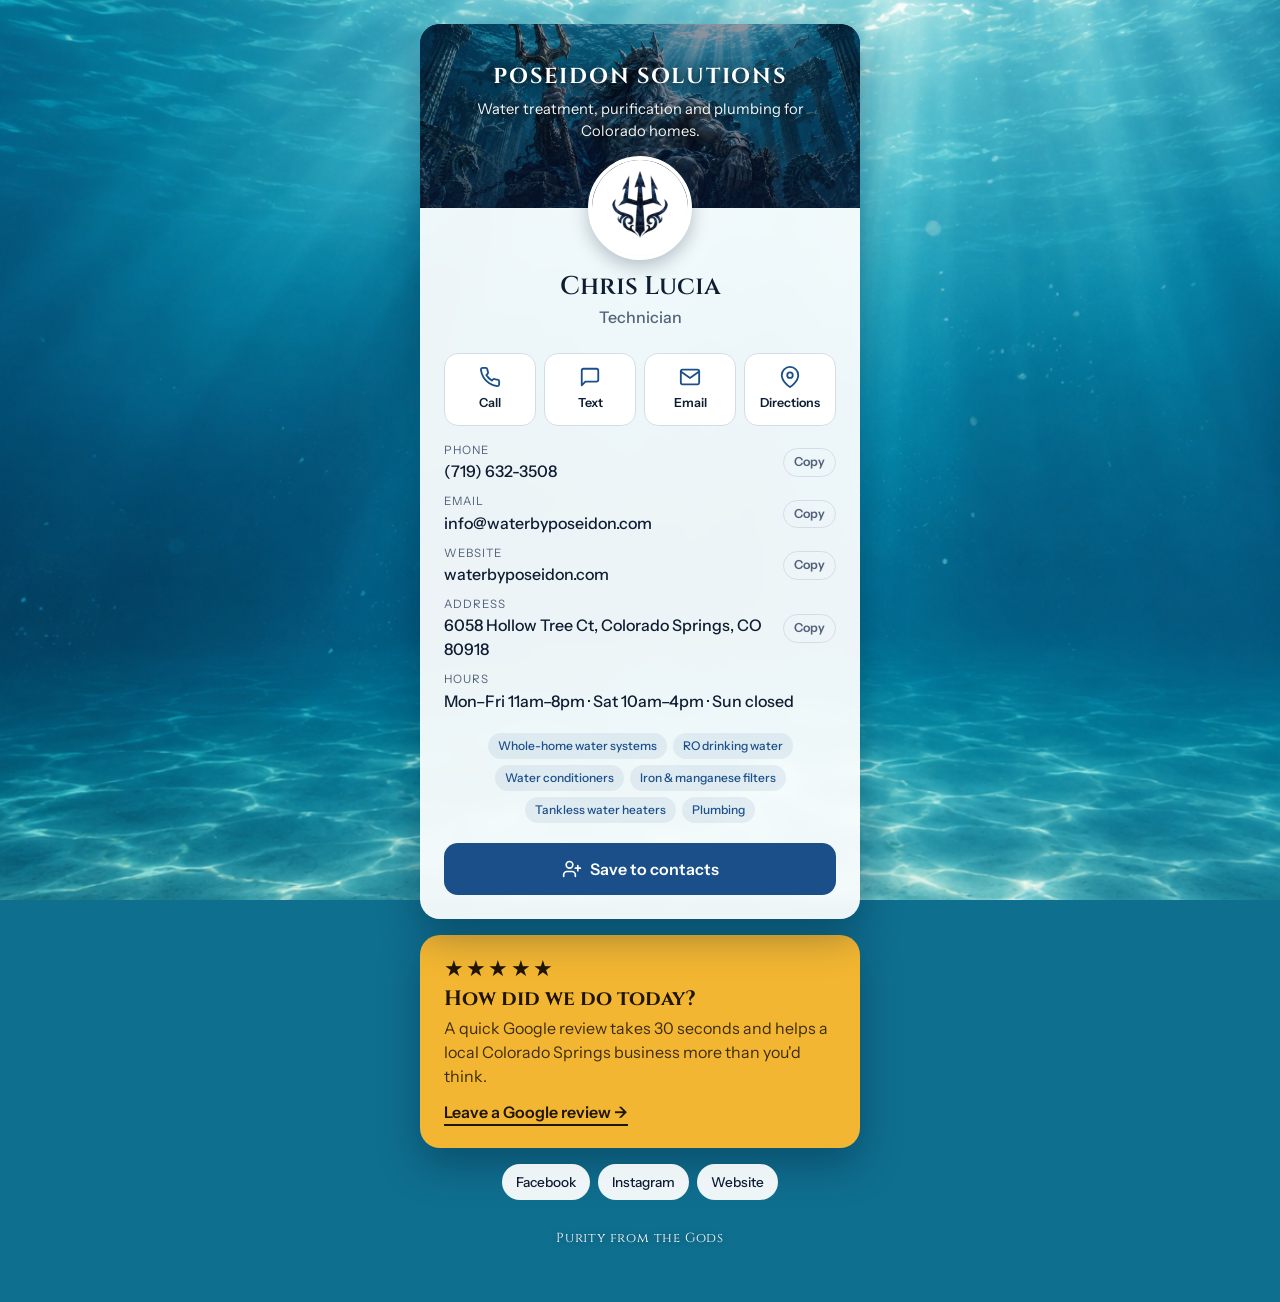
<file: index.html>
<!doctype html>
<html lang="en">
<head>
<meta charset="utf-8">
<meta name="viewport" content="width=device-width,initial-scale=1,viewport-fit=cover">
<meta name="robots" content="noindex">
<!--ARTIFACT-START-->
<title>Poseidon Solutions Card</title>
<link rel="stylesheet" href="https://fonts.googleapis.com/css2?family=Cinzel:wght@600;700&family=Instrument+Sans:wght@400;500;600&display=swap">
<style>
/* Layout: a frosted white card floating over the underwater photo; navy from the trident, gold for the review call. Single look, committed to the ocean. */
:root {
  --ground: #0f6f8f;
  --card: rgba(255,255,255,.93);
  --band: #0d2242;
  --band-2: #16355f;
  --ink: #0f1d33;
  --ink-soft: #52627a;
  --line: #d4dde6;
  --accent: #1b4f8a;
  --accent-ink: #ffffff;
  --review: #f2b632;
  --review-ink: #1f1500;
  --display: "Cinzel", "Trajan Pro", Georgia, serif;
  --body: "Instrument Sans", "Helvetica Neue", Arial, sans-serif;
  color-scheme: light;
}
* { box-sizing: border-box; }
html, body { margin: 0; }
body {
  background: var(--ground);
  color: var(--ink);
  font-family: var(--body);
  font-size: 16px;
  line-height: 1.5;
  padding-inline: 16px;
  padding-block: 24px 40px;
  min-height: 100%;
}
.sea {
  position: fixed; inset: 0; z-index: -1;
  background: var(--ground) url("bg.png") center / cover no-repeat;
}
.wrap { max-width: 440px; margin: 0 auto; display: grid; gap: 16px; }

.card {
  background: var(--card);
  border-radius: 20px;
  overflow: hidden;
  box-shadow: 0 16px 40px rgba(2,20,45,.35);
  backdrop-filter: blur(6px); -webkit-backdrop-filter: blur(6px);
}
.band {
  background:
    linear-gradient(180deg, rgba(8,22,48,.45) 0%, rgba(8,22,48,.55) 60%, rgba(8,22,48,.8) 100%),
    var(--band) url("band.jpg") center 22% / cover no-repeat;
  color: #fff;
  padding: 40px 24px 66px;
  text-align: center;
  text-shadow: 0 2px 10px rgba(0,0,0,.7);
}
.band .tagline { text-shadow: 0 1px 6px rgba(0,0,0,.8); }
.band .company {
  font-family: var(--display);
  font-weight: 700;
  font-size: 1.35rem;
  letter-spacing: .08em;
  text-transform: uppercase;
  margin: 0;
  line-height: 1.2;
}
.band .tagline { margin: 8px auto 0; font-size: .92rem; opacity: .95; max-width: 34ch; }
.avatar {
  width: 104px; height: 104px; border-radius: 50%;
  background: #fff; display: block; object-fit: cover;
  border: 4px solid #fff;
  margin: -52px auto 0;
  box-shadow: 0 6px 18px rgba(2,20,45,.25);
}
.who { padding: 12px 24px 8px; text-align: center; }
.who h1 {
  font-family: var(--display);
  font-size: 1.6rem;
  font-weight: 600;
  line-height: 1.15;
  margin: 0;
  text-wrap: balance;
}
.who .role { margin: 4px 0 0; color: var(--ink-soft); font-weight: 500; }

.actions {
  display: grid; grid-template-columns: repeat(4, 1fr); gap: 8px;
  padding: 16px 24px 8px;
}
.actions a {
  display: grid; gap: 6px; justify-items: center;
  text-decoration: none; color: var(--ink);
  font-size: .78rem; font-weight: 600;
  padding: 12px 4px; border-radius: 14px;
  border: 1px solid var(--line);
  background: #fff;
}
.actions a:hover, .actions a:focus-visible { border-color: var(--accent); outline: none; }
.actions a:focus-visible { box-shadow: 0 0 0 3px rgba(27,79,138,.35); }
.actions svg { width: 22px; height: 22px; fill: none; stroke: var(--accent); stroke-width: 2; stroke-linecap: round; stroke-linejoin: round; }

.details { padding: 8px 24px 20px; display: grid; gap: 10px; }
.detail { display: grid; grid-template-columns: 1fr auto; gap: 8px; align-items: center; min-width: 0; }
.detail .label { font-size: .72rem; letter-spacing: .08em; text-transform: uppercase; color: var(--ink-soft); }
.detail .value { font-weight: 500; word-break: break-word; }
.detail .value a { color: var(--ink); text-decoration: none; }
.detail .value a:hover { text-decoration: underline; }
.copy {
  font: inherit; font-size: .78rem; font-weight: 600;
  border: 1px solid var(--line); background: transparent; color: var(--ink-soft);
  border-radius: 999px; padding: 4px 10px; cursor: pointer;
}
.copy:hover, .copy:focus-visible { color: var(--accent); border-color: var(--accent); outline: none; }

.services { padding: 0 24px 20px; display: flex; flex-wrap: wrap; gap: 6px; justify-content: center; }
.services span { font-size: .75rem; font-weight: 500; color: var(--accent); background: rgba(27,79,138,.08); border-radius: 999px; padding: 4px 10px; }

.save {
  margin: 0 24px 24px;
  display: flex; justify-content: center; align-items: center; gap: 8px;
  padding: 14px; border-radius: 14px;
  background: var(--accent); color: var(--accent-ink);
  font: inherit; font-weight: 600; font-size: 1rem;
  text-decoration: none; border: 0; cursor: pointer; width: calc(100% - 48px);
}
.save:focus-visible { outline: 3px solid rgba(27,79,138,.45); outline-offset: 2px; }

.review {
  display: block; text-decoration: none;
  background: var(--review); color: var(--review-ink);
  border-radius: 20px; padding: 22px 24px;
  box-shadow: 0 16px 40px rgba(2,20,45,.35);
}
.review .stars { font-size: 1.4rem; letter-spacing: .1em; line-height: 1; }
.review h2 { font-family: var(--display); font-size: 1.3rem; margin: 8px 0 4px; line-height: 1.2; text-wrap: balance; }
.review p { margin: 0; opacity: .85; }
.review .go { display: inline-block; margin-top: 12px; font-weight: 600; border-bottom: 2px solid currentColor; }
.review:focus-visible { outline: 3px solid var(--review-ink); outline-offset: 3px; }

.socials { display: flex; flex-wrap: wrap; gap: 8px; justify-content: center; }
.socials a {
  color: var(--ink); text-decoration: none; font-size: .85rem; font-weight: 500;
  padding: 8px 14px; border-radius: 999px; background: var(--card);
}
.socials a:hover { color: var(--accent); }

.foot { text-align: center; color: #fff; text-shadow: 0 1px 6px rgba(0,0,0,.4); font-size: .82rem; font-family: var(--display); letter-spacing: .06em; }
.toast {
  position: fixed; left: 50%; bottom: calc(24px + env(safe-area-inset-bottom, 0px)); transform: translateX(-50%);
  background: var(--band); color: #fff; padding: 10px 16px; border-radius: 999px;
  font-size: .85rem; font-weight: 500; opacity: 0; pointer-events: none; transition: opacity .2s;
}
.toast.show { opacity: 1; }
@media (prefers-reduced-motion: reduce) { .toast { transition: none; } }
@media (max-width: 360px) { .actions { grid-template-columns: repeat(2, 1fr); } }
</style>
</head>
<body>
<div class="sea" aria-hidden="true"></div>
<div class="wrap">
  <section class="card" aria-label="Business card">
    <div class="band">
      <p class="company" id="company"></p>
      <p class="tagline" id="tagline"></p>
    </div>
    <img class="avatar" id="avatar" alt="">
    <div class="who">
      <h1 id="name"></h1>
      <p class="role" id="role"></p>
    </div>
    <nav class="actions" aria-label="Quick actions">
      <a id="a-call" href="#"><svg viewBox="0 0 24 24"><path d="M22 16.9v3a2 2 0 0 1-2.2 2 19.8 19.8 0 0 1-8.6-3.1 19.5 19.5 0 0 1-6-6A19.8 19.8 0 0 1 2.1 4.2 2 2 0 0 1 4.1 2h3a2 2 0 0 1 2 1.7c.1.9.4 1.9.7 2.8a2 2 0 0 1-.5 2.1L8 9.9a16 16 0 0 0 6 6l1.3-1.3a2 2 0 0 1 2.1-.4c.9.3 1.9.6 2.8.7a2 2 0 0 1 1.8 2z"/></svg>Call</a>
      <a id="a-text" href="#"><svg viewBox="0 0 24 24"><path d="M21 15a2 2 0 0 1-2 2H7l-4 4V5a2 2 0 0 1 2-2h14a2 2 0 0 1 2 2z"/></svg>Text</a>
      <a id="a-email" href="#"><svg viewBox="0 0 24 24"><path d="M4 4h16a2 2 0 0 1 2 2v12a2 2 0 0 1-2 2H4a2 2 0 0 1-2-2V6a2 2 0 0 1 2-2z"/><path d="m22 6-10 7L2 6"/></svg>Email</a>
      <a id="a-map" href="#" target="_blank" rel="noopener"><svg viewBox="0 0 24 24"><path d="M21 10c0 7-9 13-9 13S3 17 3 10a9 9 0 0 1 18 0z"/><circle cx="12" cy="10" r="3"/></svg>Directions</a>
    </nav>
    <div class="details" id="details"></div>
    <div class="services" id="services"></div>
    <button class="save" id="save" type="button">
      <svg width="20" height="20" viewBox="0 0 24 24" fill="none" stroke="currentColor" stroke-width="2" stroke-linecap="round" stroke-linejoin="round" aria-hidden="true"><path d="M16 21v-2a4 4 0 0 0-4-4H6a4 4 0 0 0-4 4v2"/><circle cx="9" cy="7" r="4"/><line x1="19" y1="8" x2="19" y2="14"/><line x1="22" y1="11" x2="16" y2="11"/></svg>
      Save to contacts
    </button>
  </section>

  <a class="review" id="review" href="#" target="_blank" rel="noopener">
    <div class="stars" aria-hidden="true">★★★★★</div>
    <h2 id="review-title"></h2>
    <p id="review-text"></p>
    <span class="go">Leave a Google review →</span>
  </a>

  <nav class="socials" id="socials" aria-label="Links"></nav>
  <p class="foot" id="foot"></p>
</div>
<div class="toast" id="toast" role="status" aria-live="polite"></div>

<script src="company.js"></script>
<script src="firebase-config.js"></script>
<script>
const $ = (id) => document.getElementById(id);
const toast = (msg) => { const t = $("toast"); t.textContent = msg; t.classList.add("show"); clearTimeout(t._h); t._h = setTimeout(() => t.classList.remove("show"), 1800); };

function digits(p) { const d = String(p || "").replace(/[^\d+]/g, ""); return d.startsWith("+") ? d : (d.length === 10 ? "+1" + d : "+" + d); }
function pretty(p) { const d = String(p || "").replace(/\D/g, ""); const n = d.length === 11 && d[0] === "1" ? d.slice(1) : d; return n.length === 10 ? `(${n.slice(0,3)}) ${n.slice(3,6)}-${n.slice(6)}` : p; }

function render(person) {
  const C = window.COMPANY;
  const CARD = {
    ...C,
    name: person.name, role: person.role,
    phone: digits(person.phone), phoneDisplay: person.phoneDisplay || pretty(person.phone),
    email: person.email, photo: person.photo || C.logo,
  };

  $("company").textContent = C.name;
  $("tagline").textContent = C.tagline;
  $("name").textContent = CARD.name;
  $("role").textContent = CARD.role;
  $("avatar").src = CARD.photo;
  $("avatar").alt = person.photo ? CARD.name : C.name + " logo";
  document.title = `${CARD.name} · ${C.name}`;

  $("a-call").href  = `tel:${CARD.phone}`;
  $("a-text").href  = `sms:${CARD.phone}`;
  $("a-email").href = `mailto:${CARD.email}`;
  $("a-map").href   = C.mapsUrl;

  $("details").innerHTML = "";
  const rows = [
    ["Phone",   CARD.phoneDisplay, `tel:${CARD.phone}`, CARD.phoneDisplay],
    ["Email",   CARD.email, `mailto:${CARD.email}`, CARD.email],
    ["Website", C.websiteDisplay, C.website, C.website],
    ["Address", C.address, C.mapsUrl, C.address],
    ["Hours",   C.hours, null, null],
  ];
  for (const [label, value, href, copyText] of rows) {
    if (!value) continue;
    const row = document.createElement("div"); row.className = "detail";
    const left = document.createElement("div");
    left.innerHTML = `<div class="label"></div><div class="value"></div>`;
    left.querySelector(".label").textContent = label;
    const v = left.querySelector(".value");
    if (href) { const a = document.createElement("a"); a.href = href; a.textContent = value; if (href.startsWith("http")) { a.target = "_blank"; a.rel = "noopener"; } v.appendChild(a); }
    else v.textContent = value;
    row.appendChild(left);
    if (copyText) {
      const b = document.createElement("button"); b.type = "button"; b.className = "copy"; b.textContent = "Copy";
      b.addEventListener("click", async () => {
        try { await navigator.clipboard.writeText(copyText); toast(`${label} copied`); }
        catch { const r = document.createRange(); r.selectNodeContents(v); const s = getSelection(); s.removeAllRanges(); s.addRange(r); toast("Select and copy"); }
      });
      row.appendChild(b);
    }
    $("details").appendChild(row);
  }

  $("services").innerHTML = "";
  for (const s of C.services || []) { const el = document.createElement("span"); el.textContent = s; $("services").appendChild(el); }

  $("review").href = C.reviewUrl;
  $("review-title").textContent = C.reviewTitle;
  $("review-text").textContent = C.reviewText;

  $("socials").innerHTML = "";
  for (const s of C.socials || []) {
    const a = document.createElement("a"); a.href = s.url; a.textContent = s.label; a.target = "_blank"; a.rel = "noopener";
    $("socials").appendChild(a);
  }
  $("foot").textContent = C.footer || "";

  // vCard download
  const vcard = () => {
    const esc = (x) => String(x || "").replace(/\\/g, "\\\\").replace(/\n/g, "\\n").replace(/,/g, "\\,").replace(/;/g, "\;");
    const parts = CARD.name.trim().split(/\s+/); const last = parts.length > 1 ? parts.pop() : ""; const first = parts.join(" ");
    return [
      "BEGIN:VCARD", "VERSION:3.0",
      `N:${esc(last)};${esc(first)};;;`, `FN:${esc(CARD.name)}`,
      `ORG:${esc(C.name)}`, `TITLE:${esc(CARD.role)}`,
      `TEL;TYPE=CELL,VOICE:${CARD.phone}`, `EMAIL;TYPE=INTERNET:${CARD.email}`,
      `URL:${C.website}`, `ADR;TYPE=WORK:;;${esc(C.address)};;;;`,
      `NOTE:${esc(C.tagline)}`, "END:VCARD", ""
    ].join("\r\n");
  };
  $("save").onclick = async () => {
    try {
      const url = URL.createObjectURL(new Blob([vcard()], { type: "text/vcard;charset=utf-8" }));
      const a = document.createElement("a"); a.href = url; a.download = `${CARD.name.replace(/\s+/g, "_")}.vcf`;
      document.body.appendChild(a); a.click(); a.remove(); setTimeout(() => URL.revokeObjectURL(url), 1000);
      toast("Contact card downloading");
    } catch {
      try { await navigator.clipboard.writeText(`${CARD.name}\n${C.name}\n${CARD.phoneDisplay}\n${CARD.email}\n${C.website}`); toast("Contact details copied"); }
      catch { toast("Use the Copy buttons above"); }
    }
  };
}

async function main() {
  const slug = new URLSearchParams(location.search).get("u");
  if (!slug) { render(window.DEFAULT_PERSON); return; }
  if (!window.FIREBASE_READY()) { render({ ...window.DEFAULT_PERSON }); toast("Team cards are not set up yet"); return; }
  try {
    const { initializeApp } = await import("https://www.gstatic.com/firebasejs/10.14.1/firebase-app.js");
    const { getFirestore, doc, getDoc } = await import("https://www.gstatic.com/firebasejs/10.14.1/firebase-firestore.js");
    const db = getFirestore(initializeApp(window.FIREBASE_CONFIG));
    const snap = await getDoc(doc(db, "profiles", slug.toLowerCase()));
    if (!snap.exists() || snap.data().active === false) {
      render(window.DEFAULT_PERSON);
      toast("That team card isn't available. Showing our main card.");
      return;
    }
    render(snap.data());
  } catch (e) {
    console.error(e);
    render(window.DEFAULT_PERSON);
    toast("Couldn't load that card. Showing our main card.");
  }
}
main();
</script>
</body>
</html>
</file>
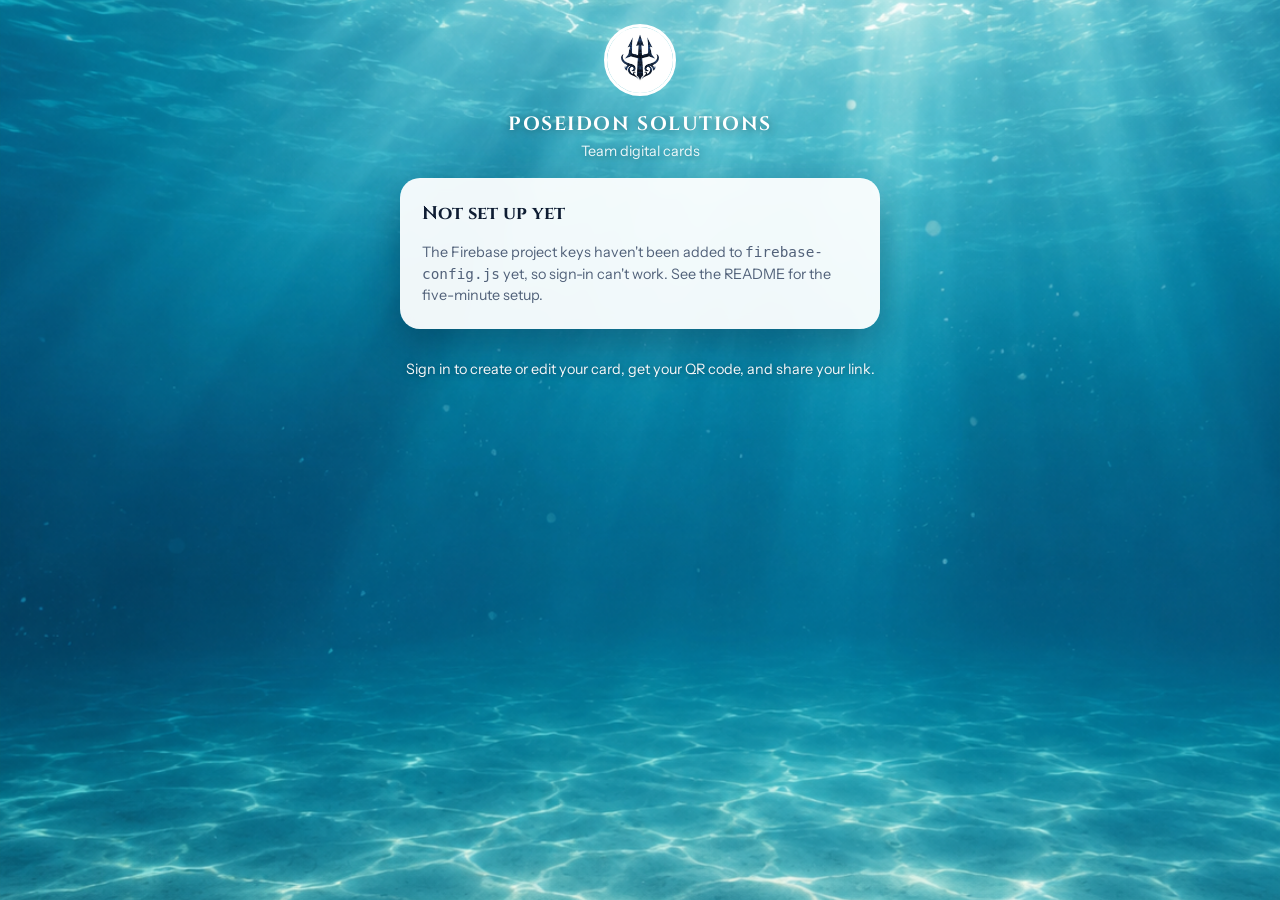
<file: join.html>
<!doctype html>
<html lang="en">
<head>
<meta charset="utf-8">
<meta name="viewport" content="width=device-width,initial-scale=1,viewport-fit=cover">
<meta name="robots" content="noindex">
<title>Team sign in · Poseidon Solutions</title>
<link rel="stylesheet" href="https://fonts.googleapis.com/css2?family=Cinzel:wght@600;700&family=Instrument+Sans:wght@400;500;600&display=swap">
<link rel="stylesheet" href="site.css">
</head>
<body>
<div class="sea" aria-hidden="true"></div>
<div class="wrap">
  <div class="brand">
    <img src="logo.jpg" alt="">
    <h1>Poseidon Solutions</h1>
    <p>Team digital cards</p>
  </div>

  <div class="card" id="setup" hidden>
    <h2>Not set up yet</h2>
    <p class="muted">The Firebase project keys haven't been added to <code>firebase-config.js</code> yet, so sign-in can't work. See the README for the five-minute setup.</p>
  </div>

  <div class="card" id="auth" hidden>
    <div class="tabs" role="tablist">
      <button type="button" role="tab" id="tab-in" aria-selected="true">Sign in</button>
      <button type="button" role="tab" id="tab-up" aria-selected="false">Create account</button>
    </div>
    <form id="form" novalidate>
      <div style="display:grid;gap:12px">
        <label>Email <input id="email" type="email" autocomplete="email" required></label>
        <label>Password <input id="password" type="password" autocomplete="current-password" minlength="6" required></label>
        <label id="invite-wrap" hidden>Team invite code <input id="invite" type="text" autocomplete="off" placeholder="Ask your manager"></label>
        <div class="notice err" id="err" hidden></div>
        <button class="btn primary" id="go" type="submit">Sign in</button>
        <button class="btn quiet" id="forgot" type="button">Forgot password?</button>
      </div>
    </form>
  </div>

  <p class="muted" style="text-align:center;color:#fff;text-shadow:0 1px 6px rgba(0,0,0,.4)">Sign in to create or edit your card, get your QR code, and share your link.</p>
</div>
<div class="toast" id="toast" role="status" aria-live="polite"></div>

<script src="firebase-config.js"></script>
<script type="module">
const $ = (id) => document.getElementById(id);
const toast = (m) => { const t = $("toast"); t.textContent = m; t.classList.add("show"); clearTimeout(t._h); t._h = setTimeout(() => t.classList.remove("show"), 2200); };
const showErr = (m) => { $("err").textContent = m; $("err").hidden = !m; };

if (!window.FIREBASE_READY()) { $("setup").hidden = false; }
else {
  const { initializeApp } = await import("https://www.gstatic.com/firebasejs/10.14.1/firebase-app.js");
  const { getAuth, onAuthStateChanged, signInWithEmailAndPassword, createUserWithEmailAndPassword, sendPasswordResetEmail } =
    await import("https://www.gstatic.com/firebasejs/10.14.1/firebase-auth.js");
  const auth = getAuth(initializeApp(window.FIREBASE_CONFIG));
  $("auth").hidden = false;

  let mode = "in";
  const setMode = (m) => {
    mode = m;
    $("tab-in").setAttribute("aria-selected", m === "in");
    $("tab-up").setAttribute("aria-selected", m === "up");
    $("invite-wrap").hidden = m !== "up";
    $("go").textContent = m === "in" ? "Sign in" : "Create account";
    $("password").autocomplete = m === "in" ? "current-password" : "new-password";
    $("forgot").hidden = m !== "in";
    showErr("");
  };
  $("tab-in").onclick = () => setMode("in");
  $("tab-up").onclick = () => setMode("up");
  if (location.hash === "#new") setMode("up");

  onAuthStateChanged(auth, (user) => { if (user) location.replace("me.html"); });

  const friendly = (e) => ({
    "auth/invalid-credential": "Wrong email or password.",
    "auth/user-not-found": "No account with that email. Switch to Create account.",
    "auth/wrong-password": "Wrong password.",
    "auth/email-already-in-use": "That email already has an account. Switch to Sign in.",
    "auth/weak-password": "Use at least 6 characters.",
    "auth/invalid-email": "That email address doesn't look right.",
    "auth/too-many-requests": "Too many tries. Wait a minute and try again.",
  })[e.code] || e.message;

  $("form").addEventListener("submit", async (ev) => {
    ev.preventDefault(); showErr("");
    const email = $("email").value.trim(), pw = $("password").value;
    if (!email || pw.length < 6) { showErr("Enter your email and a password of at least 6 characters."); return; }
    $("go").disabled = true;
    try {
      if (mode === "in") await signInWithEmailAndPassword(auth, email, pw);
      else {
        const invite = $("invite").value.trim();
        if (!invite) { showErr("Enter the team invite code."); $("go").disabled = false; return; }
        try { sessionStorage.setItem("inviteCode", invite); } catch {}
        await createUserWithEmailAndPassword(auth, email, pw);
      }
    } catch (e) { showErr(friendly(e)); $("go").disabled = false; }
  });

  $("forgot").onclick = async () => {
    const email = $("email").value.trim();
    if (!email) { showErr("Enter your email first, then tap Forgot password."); return; }
    try { await sendPasswordResetEmail(auth, email); toast("Reset email sent"); } catch (e) { showErr(friendly(e)); }
  };
}
</script>
</body>
</html>
</file>
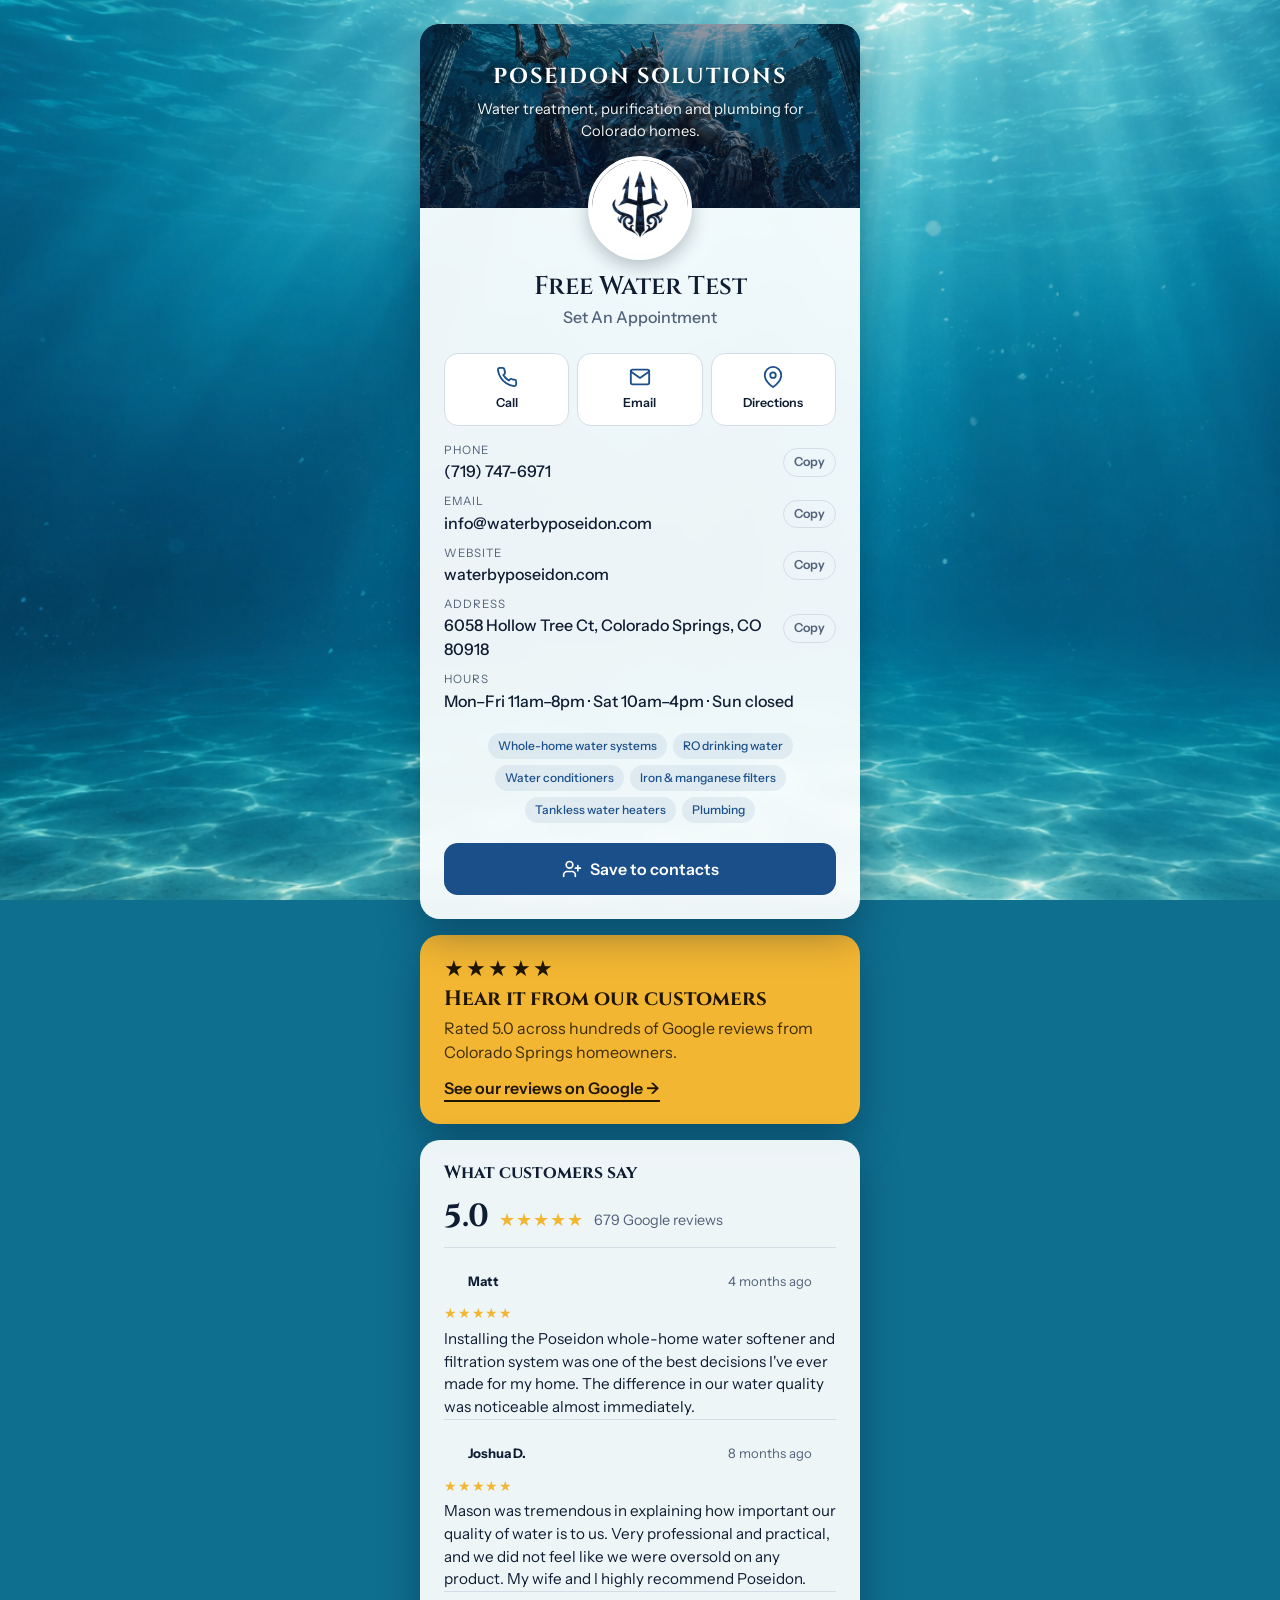
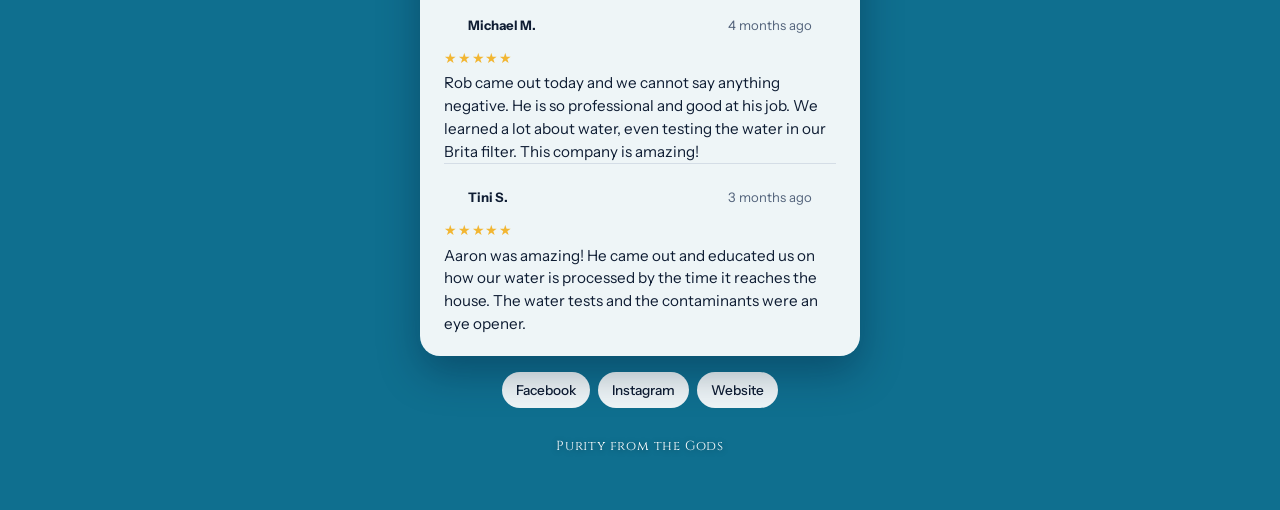
<file: water-test.html>
<!doctype html>
<html lang="en">
<head>
<meta charset="utf-8">
<meta name="viewport" content="width=device-width,initial-scale=1,viewport-fit=cover">
<meta name="robots" content="noindex">
<!--ARTIFACT-START-->
<title>Free Water Test · Poseidon Solutions</title>
<link rel="stylesheet" href="https://fonts.googleapis.com/css2?family=Cinzel:wght@600;700&family=Instrument+Sans:wght@400;500;600&display=swap">
<style>
/* Layout: a frosted white card floating over the underwater photo; navy from the trident, gold for the review call. Single look, committed to the ocean. */
:root {
  --ground: #0f6f8f;
  --card: rgba(255,255,255,.93);
  --band: #0d2242;
  --band-2: #16355f;
  --ink: #0f1d33;
  --ink-soft: #52627a;
  --line: #d4dde6;
  --accent: #1b4f8a;
  --accent-ink: #ffffff;
  --review: #f2b632;
  --review-ink: #1f1500;
  --display: "Cinzel", "Trajan Pro", Georgia, serif;
  --body: "Instrument Sans", "Helvetica Neue", Arial, sans-serif;
  color-scheme: light;
}
* { box-sizing: border-box; }
html, body { margin: 0; }
body {
  background: var(--ground);
  color: var(--ink);
  font-family: var(--body);
  font-size: 16px;
  line-height: 1.5;
  padding-inline: 16px;
  padding-block: 24px 40px;
  min-height: 100%;
}
.sea {
  position: fixed; inset: 0; z-index: -1;
  background: var(--ground) url("bg.png") center / cover no-repeat;
}
.wrap { max-width: 440px; margin: 0 auto; display: grid; gap: 16px; }

.card {
  background: var(--card);
  border-radius: 20px;
  overflow: hidden;
  box-shadow: 0 16px 40px rgba(2,20,45,.35);
  backdrop-filter: blur(6px); -webkit-backdrop-filter: blur(6px);
}
.band {
  background:
    linear-gradient(180deg, rgba(8,22,48,.45) 0%, rgba(8,22,48,.55) 60%, rgba(8,22,48,.8) 100%),
    var(--band) url("band.jpg") center 22% / cover no-repeat;
  color: #fff;
  padding: 40px 24px 66px;
  text-align: center;
  text-shadow: 0 2px 10px rgba(0,0,0,.7);
}
.band .tagline { text-shadow: 0 1px 6px rgba(0,0,0,.8); }
.band .company {
  font-family: var(--display);
  font-weight: 700;
  font-size: 1.35rem;
  letter-spacing: .08em;
  text-transform: uppercase;
  margin: 0;
  line-height: 1.2;
}
.band .tagline { margin: 8px auto 0; font-size: .92rem; opacity: .95; max-width: 34ch; }
.avatar {
  width: 104px; height: 104px; border-radius: 50%;
  background: #fff; display: block; object-fit: cover;
  border: 4px solid #fff;
  margin: -52px auto 0;
  box-shadow: 0 6px 18px rgba(2,20,45,.25);
}
.who { padding: 12px 24px 8px; text-align: center; }
.who h1 {
  font-family: var(--display);
  font-size: 1.6rem;
  font-weight: 600;
  line-height: 1.15;
  margin: 0;
  text-wrap: balance;
}
.who .role { margin: 4px 0 0; color: var(--ink-soft); font-weight: 500; }

.actions {
  display: grid; grid-template-columns: repeat(3, 1fr); gap: 8px;
  padding: 16px 24px 8px;
}
.actions a {
  display: grid; gap: 6px; justify-items: center;
  text-decoration: none; color: var(--ink);
  font-size: .78rem; font-weight: 600;
  padding: 12px 4px; border-radius: 14px;
  border: 1px solid var(--line);
  background: #fff;
}
.actions a:hover, .actions a:focus-visible { border-color: var(--accent); outline: none; }
.actions a:focus-visible { box-shadow: 0 0 0 3px rgba(27,79,138,.35); }
.actions svg { width: 22px; height: 22px; fill: none; stroke: var(--accent); stroke-width: 2; stroke-linecap: round; stroke-linejoin: round; }

.details { padding: 8px 24px 20px; display: grid; gap: 10px; }
.detail { display: grid; grid-template-columns: 1fr auto; gap: 8px; align-items: center; min-width: 0; }
.detail .label { font-size: .72rem; letter-spacing: .08em; text-transform: uppercase; color: var(--ink-soft); }
.detail .value { font-weight: 500; word-break: break-word; }
.detail .value a { color: var(--ink); text-decoration: none; }
.detail .value a:hover { text-decoration: underline; }
.copy {
  font: inherit; font-size: .78rem; font-weight: 600;
  border: 1px solid var(--line); background: transparent; color: var(--ink-soft);
  border-radius: 999px; padding: 4px 10px; cursor: pointer;
}
.copy:hover, .copy:focus-visible { color: var(--accent); border-color: var(--accent); outline: none; }

.services { padding: 0 24px 20px; display: flex; flex-wrap: wrap; gap: 6px; justify-content: center; }
.services span { font-size: .75rem; font-weight: 500; color: var(--accent); background: rgba(27,79,138,.08); border-radius: 999px; padding: 4px 10px; }

.save {
  margin: 0 24px 24px;
  display: flex; justify-content: center; align-items: center; gap: 8px;
  padding: 14px; border-radius: 14px;
  background: var(--accent); color: var(--accent-ink);
  font: inherit; font-weight: 600; font-size: 1rem;
  text-decoration: none; border: 0; cursor: pointer; width: calc(100% - 48px);
}
.save:focus-visible { outline: 3px solid rgba(27,79,138,.45); outline-offset: 2px; }

.review {
  display: block; text-decoration: none;
  background: var(--review); color: var(--review-ink);
  border-radius: 20px; padding: 22px 24px;
  box-shadow: 0 16px 40px rgba(2,20,45,.35);
}
.review .stars { font-size: 1.4rem; letter-spacing: .1em; line-height: 1; }
.review h2 { font-family: var(--display); font-size: 1.3rem; margin: 8px 0 4px; line-height: 1.2; text-wrap: balance; }
.review p { margin: 0; opacity: .85; }
.review .go { display: inline-block; margin-top: 12px; font-weight: 600; border-bottom: 2px solid currentColor; }
.review:focus-visible { outline: 3px solid var(--review-ink); outline-offset: 3px; }

.reviews { background: var(--card); border-radius: 20px; padding: 20px 24px; box-shadow: 0 16px 40px rgba(2,20,45,.35); backdrop-filter: blur(6px); -webkit-backdrop-filter: blur(6px); display: grid; gap: 14px; }
.reviews h2 { font-family: var(--display); font-size: 1.1rem; margin: 0; }
.reviews .sum { display: flex; align-items: baseline; gap: 10px; }
.reviews .sum .big { font-family: var(--display); font-size: 2rem; font-weight: 700; line-height: 1; }
.reviews .sum .st { color: var(--review); font-size: 1.1rem; letter-spacing: .06em; }
.reviews .sum .n { color: var(--ink-soft); font-size: .9rem; }
.rev { border-top: 1px solid var(--line); padding-top: 12px; display: grid; gap: 4px; }
.rev .who { display: flex; justify-content: space-between; gap: 8px; font-size: .82rem; color: var(--ink-soft); }
.rev .who b { color: var(--ink); }
.rev .st { color: var(--review); font-size: .85rem; letter-spacing: .06em; }
.rev p { margin: 0; font-size: .95rem; }
.socials { display: flex; flex-wrap: wrap; gap: 8px; justify-content: center; }
.socials a {
  color: var(--ink); text-decoration: none; font-size: .85rem; font-weight: 500;
  padding: 8px 14px; border-radius: 999px; background: var(--card);
}
.socials a:hover { color: var(--accent); }

.foot { text-align: center; color: #fff; text-shadow: 0 1px 6px rgba(0,0,0,.4); font-size: .82rem; font-family: var(--display); letter-spacing: .06em; }
.toast {
  position: fixed; left: 50%; bottom: calc(24px + env(safe-area-inset-bottom, 0px)); transform: translateX(-50%);
  background: var(--band); color: #fff; padding: 10px 16px; border-radius: 999px;
  font-size: .85rem; font-weight: 500; opacity: 0; pointer-events: none; transition: opacity .2s;
}
.toast.show { opacity: 1; }
@media (prefers-reduced-motion: reduce) { .toast { transition: none; } }

</style>
</head>
<body>
<div class="sea" aria-hidden="true"></div>
<div class="wrap">
  <section class="card" aria-label="Business card">
    <div class="band">
      <p class="company" id="company"></p>
      <p class="tagline" id="tagline"></p>
    </div>
    <img class="avatar" id="avatar" alt="">
    <div class="who">
      <h1 id="name"></h1>
      <p class="role" id="role"></p>
    </div>
    <nav class="actions" aria-label="Quick actions">
      <a id="a-call" href="#"><svg viewBox="0 0 24 24"><path d="M22 16.9v3a2 2 0 0 1-2.2 2 19.8 19.8 0 0 1-8.6-3.1 19.5 19.5 0 0 1-6-6A19.8 19.8 0 0 1 2.1 4.2 2 2 0 0 1 4.1 2h3a2 2 0 0 1 2 1.7c.1.9.4 1.9.7 2.8a2 2 0 0 1-.5 2.1L8 9.9a16 16 0 0 0 6 6l1.3-1.3a2 2 0 0 1 2.1-.4c.9.3 1.9.6 2.8.7a2 2 0 0 1 1.8 2z"/></svg>Call</a>
      <a id="a-email" href="#"><svg viewBox="0 0 24 24"><path d="M4 4h16a2 2 0 0 1 2 2v12a2 2 0 0 1-2 2H4a2 2 0 0 1-2-2V6a2 2 0 0 1 2-2z"/><path d="m22 6-10 7L2 6"/></svg>Email</a>
      <a id="a-map" href="#" target="_blank" rel="noopener"><svg viewBox="0 0 24 24"><path d="M21 10c0 7-9 13-9 13S3 17 3 10a9 9 0 0 1 18 0z"/><circle cx="12" cy="10" r="3"/></svg>Directions</a>
    </nav>
    <div class="details" id="details"></div>
    <div class="services" id="services"></div>
    <button class="save" id="save" type="button">
      <svg width="20" height="20" viewBox="0 0 24 24" fill="none" stroke="currentColor" stroke-width="2" stroke-linecap="round" stroke-linejoin="round" aria-hidden="true"><path d="M16 21v-2a4 4 0 0 0-4-4H6a4 4 0 0 0-4 4v2"/><circle cx="9" cy="7" r="4"/><line x1="19" y1="8" x2="19" y2="14"/><line x1="22" y1="11" x2="16" y2="11"/></svg>
      Save to contacts
    </button>
  </section>

  <a class="review" id="review" href="#" target="_blank" rel="noopener">
    <div class="stars" aria-hidden="true">★★★★★</div>
    <h2 id="review-title"></h2>
    <p id="review-text"></p>
    <span class="go">See our reviews on Google →</span>
  </a>

  <section class="reviews" aria-label="Customer reviews">
    <h2>What customers say</h2>
    <div class="sum"><span class="big">5.0</span><span class="st" aria-hidden="true">★★★★★</span><span class="n">679 Google reviews</span></div>
    <div id="revlist"></div>
  </section>

  <nav class="socials" id="socials" aria-label="Links"></nav>
  <p class="foot" id="foot"></p>
</div>
<div class="toast" id="toast" role="status" aria-live="polite"></div>

<script src="company.js"></script>
<script>
const $ = (id) => document.getElementById(id);
const toast = (msg) => { const t = $("toast"); t.textContent = msg; t.classList.add("show"); clearTimeout(t._h); t._h = setTimeout(() => t.classList.remove("show"), 1800); };

function digits(p) { const d = String(p || "").replace(/[^\d+]/g, ""); return d.startsWith("+") ? d : (d.length === 10 ? "+1" + d : "+" + d); }
function pretty(p) { const d = String(p || "").replace(/\D/g, ""); const n = d.length === 11 && d[0] === "1" ? d.slice(1) : d; return n.length === 10 ? `(${n.slice(0,3)}) ${n.slice(3,6)}-${n.slice(6)}` : p; }

function render(person) {
  const C = window.COMPANY;
  const CARD = {
    ...C,
    name: person.name, role: person.role,
    phone: digits(person.phone), phoneDisplay: person.phoneDisplay || pretty(person.phone),
    email: person.email, photo: person.photo || C.logo,
  };

  $("company").textContent = C.name;
  $("tagline").textContent = C.tagline;
  $("name").textContent = CARD.name;
  $("role").textContent = CARD.role;
  $("avatar").src = CARD.photo;
  $("avatar").alt = person.photo ? CARD.name : C.name + " logo";
  document.title = `${CARD.name} · ${C.name}`;

  $("a-call").href  = `tel:${CARD.phone}`;
  $("a-email").href = `mailto:${CARD.email}`;
  $("a-map").href   = C.mapsUrl;

  $("details").innerHTML = "";
  const rows = [
    ["Phone",   CARD.phoneDisplay, `tel:${CARD.phone}`, CARD.phoneDisplay],
    ["Email",   CARD.email, `mailto:${CARD.email}`, CARD.email],
    ["Website", C.websiteDisplay, C.website, C.website],
    ["Address", C.address, C.mapsUrl, C.address],
    ["Hours",   C.hours, null, null],
  ];
  for (const [label, value, href, copyText] of rows) {
    if (!value) continue;
    const row = document.createElement("div"); row.className = "detail";
    const left = document.createElement("div");
    left.innerHTML = `<div class="label"></div><div class="value"></div>`;
    left.querySelector(".label").textContent = label;
    const v = left.querySelector(".value");
    if (href) { const a = document.createElement("a"); a.href = href; a.textContent = value; if (href.startsWith("http")) { a.target = "_blank"; a.rel = "noopener"; } v.appendChild(a); }
    else v.textContent = value;
    row.appendChild(left);
    if (copyText) {
      const b = document.createElement("button"); b.type = "button"; b.className = "copy"; b.textContent = "Copy";
      b.addEventListener("click", async () => {
        try { await navigator.clipboard.writeText(copyText); toast(`${label} copied`); }
        catch { const r = document.createRange(); r.selectNodeContents(v); const s = getSelection(); s.removeAllRanges(); s.addRange(r); toast("Select and copy"); }
      });
      row.appendChild(b);
    }
    $("details").appendChild(row);
  }

  $("services").innerHTML = "";
  for (const s of C.services || []) { const el = document.createElement("span"); el.textContent = s; $("services").appendChild(el); }

  $("review").href = C.reviewUrl;
  $("review-title").textContent = C.reviewTitle;
  $("review-text").textContent = C.reviewText;

  $("socials").innerHTML = "";
  for (const s of C.socials || []) {
    const a = document.createElement("a"); a.href = s.url; a.textContent = s.label; a.target = "_blank"; a.rel = "noopener";
    $("socials").appendChild(a);
  }
  $("foot").textContent = C.footer || "";

  // vCard download
  const vcard = () => {
    const esc = (x) => String(x || "").replace(/\\/g, "\\\\").replace(/\n/g, "\\n").replace(/,/g, "\\,").replace(/;/g, "\;");
    const parts = CARD.name.trim().split(/\s+/); const last = parts.length > 1 ? parts.pop() : ""; const first = parts.join(" ");
    return [
      "BEGIN:VCARD", "VERSION:3.0",
      `N:${esc(last)};${esc(first)};;;`, `FN:${esc(CARD.name === "Free Water Test" ? C.name : CARD.name)}`,
      `ORG:${esc(C.name)}`, `TITLE:${esc(CARD.role)}`,
      `TEL;TYPE=CELL,VOICE:${CARD.phone}`, `EMAIL;TYPE=INTERNET:${CARD.email}`,
      `URL:${C.website}`, `ADR;TYPE=WORK:;;${esc(C.address)};;;;`,
      `NOTE:${esc(C.tagline)}`, "END:VCARD", ""
    ].join("\r\n");
  };
  $("save").onclick = async () => {
    try {
      const url = URL.createObjectURL(new Blob([vcard()], { type: "text/vcard;charset=utf-8" }));
      const a = document.createElement("a"); a.href = url; a.download = `${CARD.name.replace(/\s+/g, "_")}.vcf`;
      document.body.appendChild(a); a.click(); a.remove(); setTimeout(() => URL.revokeObjectURL(url), 1000);
      toast("Contact card downloading");
    } catch {
      try { await navigator.clipboard.writeText(`${CARD.name}\n${C.name}\n${CARD.phoneDisplay}\n${CARD.email}\n${C.website}`); toast("Contact details copied"); }
      catch { toast("Use the Copy buttons above"); }
    }
  };
}

const PAGE = {
  name: "Free Water Test",
  role: "Set An Appointment",
  phone: "+17197476971",
  phoneDisplay: "(719) 747-6971",
  email: "info@waterbyposeidon.com",
  photo: "",
  reviewUrl: "https://search.google.com/local/reviews?placeid=ChIJi0Lxn48iRwoRJfy-xOXq53A",
  reviewTitle: "Hear it from our customers",
  reviewText: "Rated 5.0 across hundreds of Google reviews from Colorado Springs homeowners.",
  reviews: [
    { who: "Matt", when: "4 months ago", text: "Installing the Poseidon whole-home water softener and filtration system was one of the best decisions I've ever made for my home. The difference in our water quality was noticeable almost immediately." },
    { who: "Joshua D.", when: "8 months ago", text: "Mason was tremendous in explaining how important our quality of water is to us. Very professional and practical, and we did not feel like we were oversold on any product. My wife and I highly recommend Poseidon." },
    { who: "Michael M.", when: "4 months ago", text: "Rob came out today and we cannot say anything negative. He is so professional and good at his job. We learned a lot about water, even testing the water in our Brita filter. This company is amazing!" },
    { who: "Tini S.", when: "3 months ago", text: "Aaron was amazing! He came out and educated us on how our water is processed by the time it reaches the house. The water tests and the contaminants were an eye opener." },
  ],
};

async function main() {
  const slug = null;
  if (!slug) {
    render(PAGE);
    document.title = "Poseidon Solutions · Free Water Test";
    $("review").href = PAGE.reviewUrl;
    $("review-title").textContent = PAGE.reviewTitle;
    $("review-text").textContent = PAGE.reviewText;
    for (const r of PAGE.reviews) {
      const el = document.createElement("div"); el.className = "rev";
      el.innerHTML = `<div class="who"><b></b><span></span></div><div class="st" aria-label="5 stars">★★★★★</div><p></p>`;
      el.querySelector("b").textContent = r.who; el.querySelector("span").textContent = r.when; el.querySelector("p").textContent = r.text;
      $("revlist").appendChild(el);
    }
    return;
  }
  if (!window.FIREBASE_READY()) { render({ ...window.DEFAULT_PERSON }); toast("Team cards are not set up yet"); return; }
  try {
    const { initializeApp } = await import("https://www.gstatic.com/firebasejs/10.14.1/firebase-app.js");
    const { getFirestore, doc, getDoc } = await import("https://www.gstatic.com/firebasejs/10.14.1/firebase-firestore.js");
    const db = getFirestore(initializeApp(window.FIREBASE_CONFIG));
    const snap = await getDoc(doc(db, "profiles", slug.toLowerCase()));
    if (!snap.exists() || snap.data().active === false) {
      render(window.DEFAULT_PERSON);
      toast("That team card isn't available. Showing our main card.");
      return;
    }
    render(snap.data());
  } catch (e) {
    console.error(e);
    render(window.DEFAULT_PERSON);
    toast("Couldn't load that card. Showing our main card.");
  }
}
main();
</script>
</body>
</html>
</file>
<file: site.css>
/* Shared styles for the team pages (join.html, me.html). The card itself keeps its own inline CSS. */
:root {
  --ground: #0f6f8f; --card: rgba(255,255,255,.94); --band: #0d2242; --band-2: #16355f;
  --ink: #0f1d33; --ink-soft: #52627a; --line: #d4dde6; --accent: #1b4f8a; --accent-ink: #fff;
  --gold: #f2b632; --danger: #b3261e; --ok: #1f7a4d;
  --display: "Cinzel", "Trajan Pro", Georgia, serif; --body: "Instrument Sans", "Helvetica Neue", Arial, sans-serif;
  color-scheme: light;
}
* { box-sizing: border-box; }
html, body { margin: 0; }
body { background: var(--ground); color: var(--ink); font-family: var(--body); font-size: 16px; line-height: 1.5; padding-inline: 16px; padding-block: 24px 48px; min-height: 100%; }
.sea { position: fixed; inset: 0; z-index: -1; background: var(--ground) url("bg.png") center / cover no-repeat; }
.wrap { max-width: 480px; margin: 0 auto; display: grid; gap: 16px; }
.brand { text-align: center; color: #fff; text-shadow: 0 1px 8px rgba(0,0,0,.45); }
.brand img { width: 72px; height: 72px; border-radius: 50%; background: #fff; border: 3px solid #fff; }
.brand h1 { font-family: var(--display); font-size: 1.2rem; letter-spacing: .08em; text-transform: uppercase; margin: 8px 0 0; }
.brand p { margin: 2px 0 0; font-size: .9rem; opacity: .9; }
.card { background: var(--card); border-radius: 20px; padding: 22px; box-shadow: 0 16px 40px rgba(2,20,45,.35); backdrop-filter: blur(6px); -webkit-backdrop-filter: blur(6px); display: grid; gap: 14px; }
.card h2 { font-family: var(--display); font-size: 1.15rem; margin: 0; }
.card p { margin: 0; }
.muted { color: var(--ink-soft); font-size: .9rem; }
label { display: grid; gap: 6px; font-size: .82rem; font-weight: 600; }
input, select, textarea { font: inherit; padding: 11px 12px; border: 1px solid var(--line); border-radius: 10px; background: #fff; color: var(--ink); width: 100%; }
input:focus, select:focus, textarea:focus { outline: 2px solid var(--accent); outline-offset: 1px; }
.row { display: grid; grid-template-columns: 1fr 1fr; gap: 12px; }
@media (max-width: 420px) { .row { grid-template-columns: 1fr; } }
.btn { font: inherit; font-weight: 600; font-size: 1rem; padding: 13px 18px; border-radius: 12px; border: 1px solid var(--line); background: #fff; color: var(--ink); cursor: pointer; text-decoration: none; text-align: center; display: inline-flex; justify-content: center; align-items: center; gap: 8px; }
.btn.primary { background: var(--accent); color: var(--accent-ink); border-color: var(--accent); }
.btn.gold { background: var(--gold); color: #1f1500; border-color: var(--gold); }
.btn.quiet { background: transparent; border-color: transparent; color: var(--ink-soft); padding: 8px 10px; font-size: .9rem; }
.btn.danger { color: var(--danger); border-color: var(--danger); background: #fff; }
.btn:disabled { opacity: .55; cursor: default; }
.btn:focus-visible { outline: 3px solid rgba(27,79,138,.45); outline-offset: 2px; }
.btns { display: flex; gap: 10px; flex-wrap: wrap; }
.btns .btn { flex: 1 1 140px; }
.tabs { display: flex; gap: 6px; background: rgba(13,34,66,.08); border-radius: 12px; padding: 4px; }
.tabs button { flex: 1; font: inherit; font-weight: 600; padding: 9px; border: 0; border-radius: 9px; background: transparent; color: var(--ink-soft); cursor: pointer; }
.tabs button[aria-selected="true"] { background: #fff; color: var(--ink); box-shadow: 0 1px 4px rgba(0,0,0,.12); }
.notice { border-radius: 12px; padding: 12px 14px; font-size: .9rem; background: rgba(242,182,50,.18); border: 1px solid rgba(242,182,50,.6); }
.notice.err { background: rgba(179,38,30,.08); border-color: rgba(179,38,30,.4); color: var(--danger); }
.notice.ok { background: rgba(31,122,77,.1); border-color: rgba(31,122,77,.4); color: var(--ok); }
.avatar-edit { display: flex; align-items: center; gap: 14px; }
.avatar-edit img { width: 84px; height: 84px; border-radius: 50%; object-fit: cover; background: #fff; border: 3px solid #fff; box-shadow: 0 4px 14px rgba(2,20,45,.25); }
.linkbox { display: grid; grid-template-columns: 1fr auto; gap: 8px; align-items: center; }
.linkbox input { font-size: .9rem; }
.qr { display: grid; place-items: center; background: #fff; border-radius: 14px; padding: 18px; }
.qr img, .qr canvas { max-width: 100%; height: auto; }
.list { display: grid; gap: 8px; }
.person { display: grid; grid-template-columns: auto 1fr auto; gap: 12px; align-items: center; padding: 10px 12px; border: 1px solid var(--line); border-radius: 12px; background: #fff; }
.person img { width: 40px; height: 40px; border-radius: 50%; object-fit: cover; background: #fff; }
.person .n { font-weight: 600; } .person .r { font-size: .82rem; color: var(--ink-soft); }
.person .off { opacity: .5; }
.pill { font-size: .72rem; font-weight: 600; padding: 2px 8px; border-radius: 999px; background: rgba(31,122,77,.12); color: var(--ok); }
.pill.off { background: rgba(179,38,30,.1); color: var(--danger); }
.foot { text-align: center; color: #fff; text-shadow: 0 1px 6px rgba(0,0,0,.4); font-size: .82rem; font-family: var(--display); letter-spacing: .06em; }
.toast { position: fixed; left: 50%; bottom: 24px; transform: translateX(-50%); background: var(--band); color: #fff; padding: 10px 16px; border-radius: 999px; font-size: .85rem; font-weight: 500; opacity: 0; pointer-events: none; transition: opacity .2s; z-index: 10; }
.toast.show { opacity: 1; }
[hidden] { display: none !important; }
</file>
